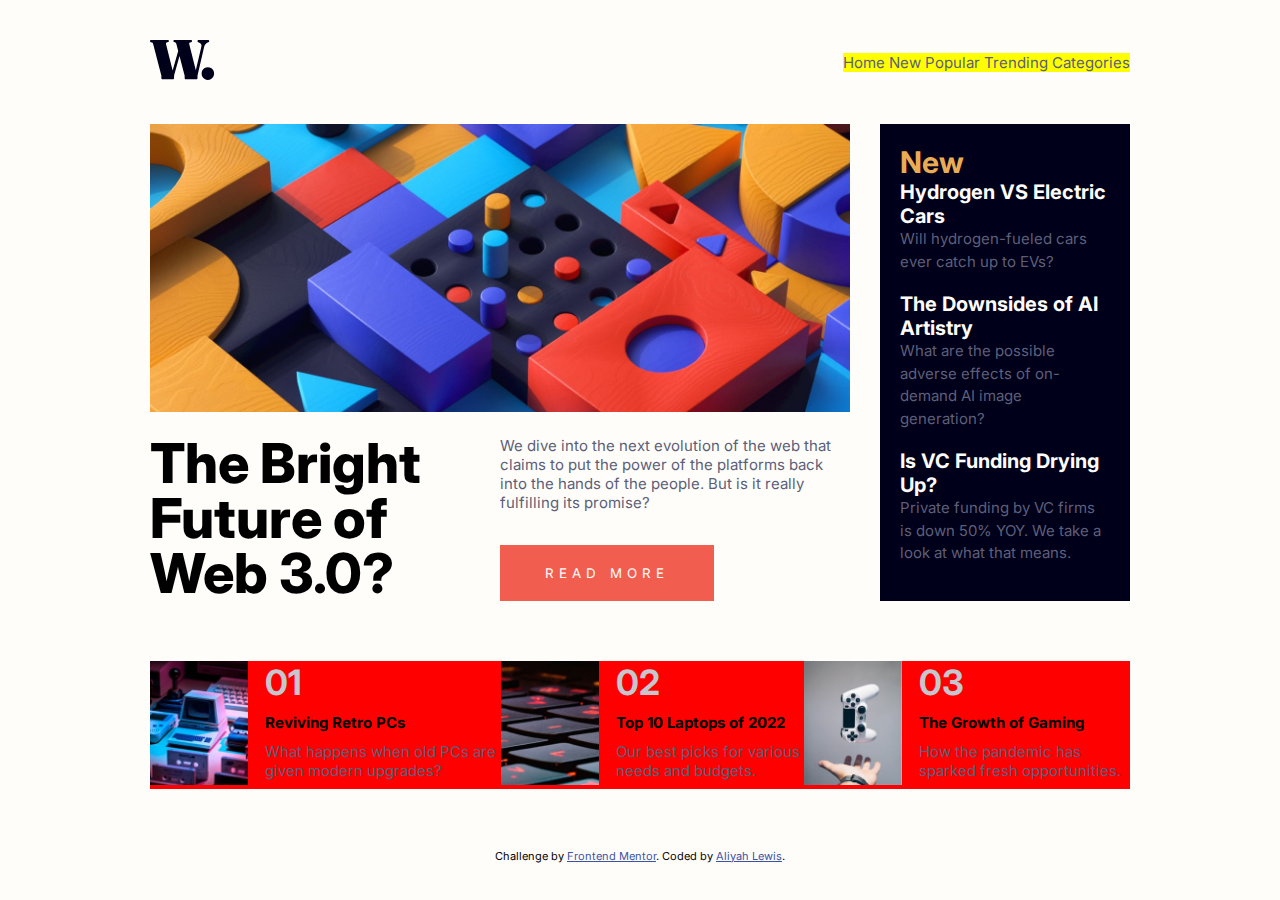
<file: news-homepage-main/index.html>
<!DOCTYPE html>
<html lang="en">
<head>
  <meta charset="UTF-8">
  <meta name="viewport" content="width=device-width, initial-scale=1.0"> <!-- displays site properly based on user's device -->

  <link rel="icon" type="image/png" sizes="32x32" href="./assets/images/favicon-32x32.png">
  <link rel="stylesheet" type="text/css" href="css/style.css">
  
  <title>Frontend Mentor | News homepage</title>

</head>
<body>

  <main>
    <!--Top Header of Page-->
    <div class="header">
      <div class="web-icon">
        <svg width="65" height="40" xmlns="http://www.w3.org/2000/svg">
          <path d="M23.016 39.2c.317 0 .574-.093.77-.28.196-.187.294-.457.294-.812v-1.82c0-.448.033-.84.098-1.176.065-.336.145-.663.238-.98l5.09-18.122 4.822 18.57c.112.384.193.682.243.895l.023.099c.047.215.07.453.07.714v1.82c0 .355.098.625.294.812.196.187.453.28.77.28h10.696c.299 0 .55-.093.756-.28.205-.187.308-.457.308-.812v-1.82c0-.373.023-.705.07-.994.047-.29.135-.677.266-1.162L54.04 7.224c.299-1.25.765-2.254 1.4-3.01.635-.756 1.363-1.311 2.184-1.666l.672-.308c.336-.168.574-.331.714-.49.14-.159.21-.369.21-.63 0-.336-.117-.607-.35-.812C58.637.103 58.287 0 57.82 0h-8.904c-.467 0-.817.103-1.05.308-.233.205-.35.476-.35.812 0 .261.06.471.182.63.121.159.313.303.574.434l.616.224c1.12.41 1.871.999 2.254 1.764s.453 1.661.21 2.688l-5.535 23.486-6.477-25.81c-.133-.58-.17-1.018-.11-1.31l.026-.104c.093-.29.317-.49.672-.602l1.232-.336c.299-.112.518-.257.658-.434a.986.986 0 0 0 .21-.63c0-.355-.112-.63-.336-.826C41.468.098 41.122 0 40.656 0H24.78c-.448 0-.789.098-1.022.294-.233.196-.35.471-.35.826 0 .224.06.415.182.574.121.159.322.294.602.406l1.176.42c.261.093.462.243.602.448.14.205.294.607.462 1.204l1.751 6.742-5.553 19.475L16.128 4.48c-.147-.49-.194-.898-.14-1.223l.028-.135c.093-.345.327-.574.7-.686l1.456-.336c.504-.168.756-.504.756-1.008 0-.336-.112-.602-.336-.798C18.368.098 18.022 0 17.556 0H1.344C.896 0 .56.098.336.294.112.49 0 .756 0 1.092c0 .224.056.434.168.63.112.196.29.35.532.462l1.232.392c.355.13.625.308.812.532.187.224.345.579.476 1.064l7.84 30.408c.112.43.191.751.238.966.047.215.07.462.07.742v1.82c0 .355.103.625.308.812.205.187.467.28.784.28h10.556Zm34.804.7c1.195 0 2.263-.29 3.206-.868a6.338 6.338 0 0 0 2.24-2.338c.55-.98.826-2.04.826-3.178 0-1.157-.275-2.212-.826-3.164a6.325 6.325 0 0 0-2.24-2.282c-.943-.57-2.011-.854-3.206-.854-1.157 0-2.207.285-3.15.854a6.325 6.325 0 0 0-2.24 2.282c-.55.952-.826 2.007-.826 3.164 0 1.139.275 2.198.826 3.178.55.98 1.297 1.76 2.24 2.338.943.579 1.993.868 3.15.868Z" fill="#00001A"/>
        </svg>
      </div>
      <div class="navigation-bar">
        <nav>
          <a>Home</a>
          <a>New</a>
          <a>Popular</a>
          <a>Trending</a>
          <a>Categories</a>
        </nav>
      </div>
    </div>

    <!--Side by Side Information-->
    <div class="main-container">
      <div class="left-container">
        <img src="assets/images/image-web-3-desktop.jpg" alt="Desktop Image" class="desktop-img"/>
        <!--<img />-->
        <div class="bottom-side">
          <div class="left-bottom-info">
            <h1 class="web-title">The Bright Future of Web 3.0?</h1>
          </div>
          <div class="right-bottom-info">
            <p class="web-title-content">We dive into the next evolution of the web that claims to put the power of the platforms back into the hands of the people. 
              But is it really fulfilling its promise?</p>
              <div class="bottom-btn">
                <button id="btn">READ MORE</button>
              </div>
          </div>
        </div>
      </div>
      <div class="right-container">
        <div class="rc-content">
          <h2 id="new">New</h2>

          <div id="topic-1" class="topic">
            <h4 class="new-title">Hydrogen VS Electric Cars</h4>
            <p class="info-p">Will hydrogen-fueled cars ever catch up to EVs?</p>
          </div>

          <br>
          <hr> <!--Thematic Line Break-->
          

          <div id="topic-2" class="topic">
            <h4 class="new-title">The Downsides of AI Artistry</h4>
            <p class="info-p">What are the possible adverse effects of on-demand AI image generation?</p>
          </div>
          
          <br>
          <hr> <!--Thematic Line Break-->
          

          <div id="topic-3" class="topic">
            <h4 class="new-title">Is VC Funding Drying Up?</h4>
            <p class="info-p">Private funding by VC firms is down 50% YOY. We take a look at what that means.</p>
          </div>
        </div>
      </div>
    </div>

    <!--Bottom Information-->
    <div class="bottom-info">
      <div class="info-container-1">
        <div class="img-1">
          <img src="assets/images/image-retro-pcs.jpg" alt="Retro Pcs" class="bottom-img"/>
        </div>
        <div class="side-info-1">
          <h4 class="number">01</h4>
          <h5 class="bottom-info-title">Reviving Retro PCs</h5>
          <p class="bottom-info-p">What happens when old PCs are given modern upgrades?</p>
        </div>
      </div>
      <div class="info-container-2">
        <div class="img-2">
          <img src="assets/images/image-top-laptops.jpg" alt="Top Laptop" class="bottom-img"/>
        </div>
        <div class="side-info-2">
          <h4 class="number">02</h4>
          <h5 class="bottom-info-title">Top 10 Laptops of 2022</h5>
          <p class="bottom-info-p">Our best picks for various needs and budgets.</p>
        </div>
      </div>
      <div class="info-container-3">
        <div class="img-3">
          <img src="assets/images/image-gaming-growth.jpg" alt="Gaming Growth" class="bottom-img"/>
        </div>
        <div class="side-info-3">
          <h4 class="number">03</h4>
          <h5 class="bottom-info-title">The Growth of Gaming</h5>
          <p class="bottom-info-p">How the pandemic has sparked fresh opportunities.</p>
        </div>
      </div>
    </div>
  </main>

  <div class="attribution">
    Challenge by <a href="https://www.frontendmentor.io?ref=challenge" target="_blank">Frontend Mentor</a>. 
    Coded by <a href="#">Aliyah Lewis</a>.
  </div>
</body>
</html>
</file>
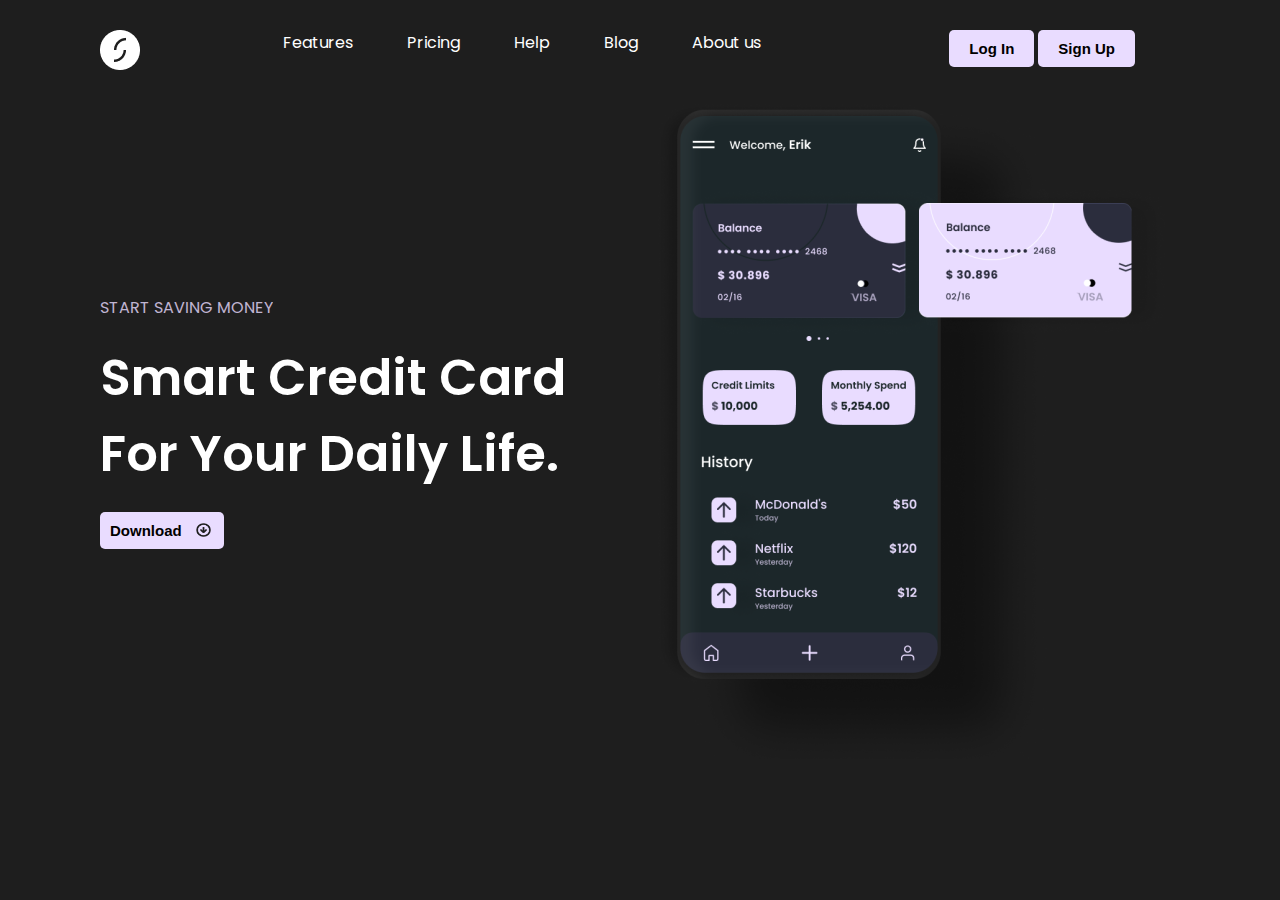
<file: payment-landing-page/index.html>
<!DOCTYPE html>
<html lang="en">

<head>
    <meta charset="UTF-8">
    <meta http-equiv="X-UA-Compatible" content="IE=edge">
    <meta name="viewport" content="width=device-width, initial-scale=1.0">

    <link rel="stylesheet" type="text/css" href="style.css">

    <link rel="icon" href="./images/starlingbank 1.png">

    <title>Payment Landing Page</title>
</head>

<body>

    <div class="main-container">

        <div class="top-container">
            <div class="icon-img">
                <img src="./images/starlingbank 1.png"/>
            </div>
            <div class="nav">
                    <a href="#features">Features</a>
                    <a href="#pricing">Pricing</a>
                    <a href="#help">Help</a>
                    <a href="#blog">Blog</a>
                    <a href="#aboutus">About us</a>
            </div>
            <div class="user-options">
                <button>Log In</button>
                <button>Sign Up</button>
            </div>
        </div>
    
        <div class="container-2">
            <div class="text">
                <h4>START SAVING MONEY</h4>
                <h1>Smart Credit Card</h1>
                <h1>For Your Daily Life.</h1>
                <div class="btn">
                    <button>Download <img src="./images/download-icon.png"/></button>
                </div>
            </div>
            <div class="img">
                <img src="./images/Hero Image.png"/>
            </div>
        </div>

    </div>

</body>

</html>
</file>
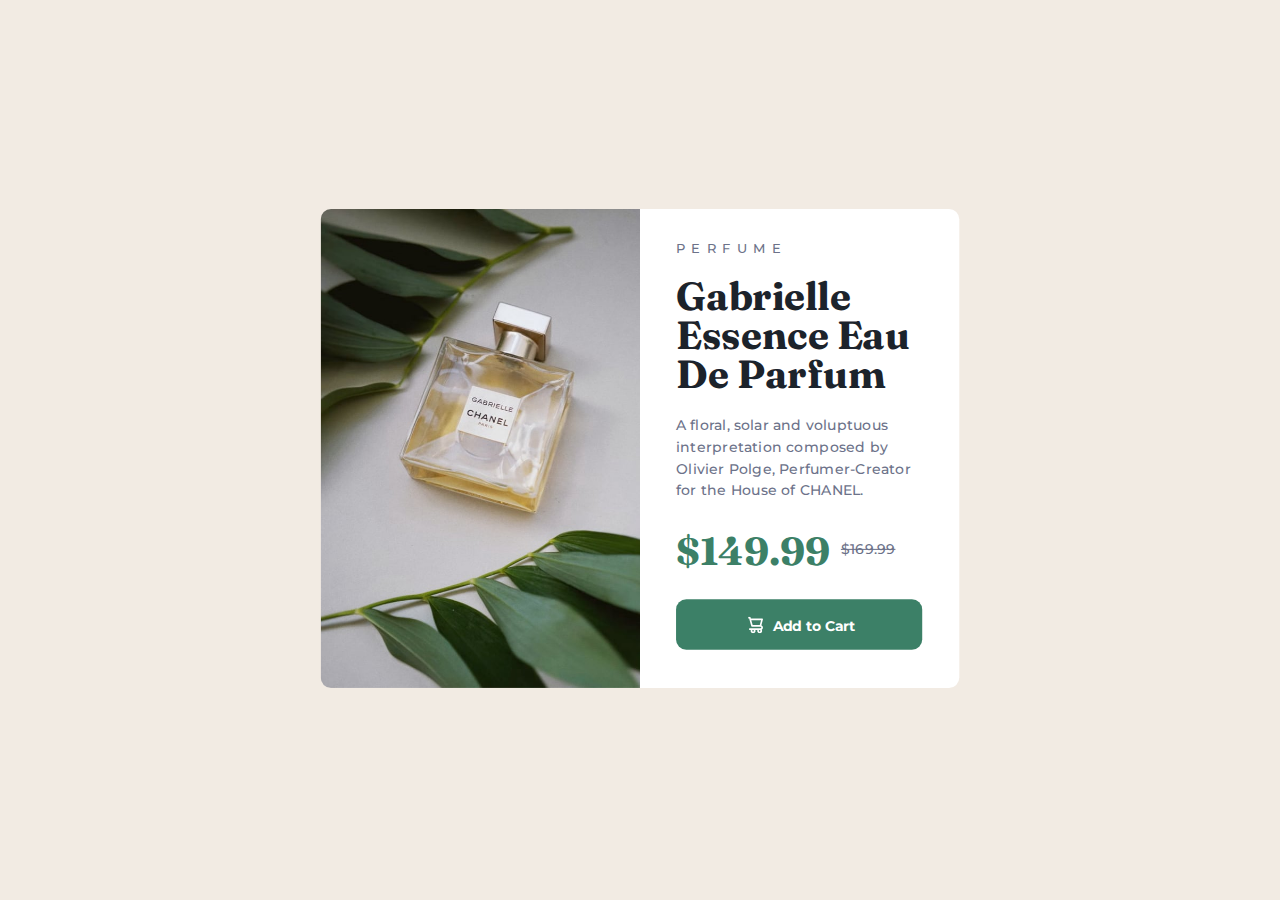
<file: product-preview-card-component-main/index.html>
<!DOCTYPE html>
<html lang="en">
<head>
  <meta charset="UTF-8">
  <meta name="viewport" content="width=device-width, initial-scale=1.0"> <!-- displays site properly based on user's device -->

  <link rel="icon" type="image/png" sizes="32x32" href="./images/favicon-32x32.png">
  <link rel="stylesheet" type="text/css" href="css/style.css">
  
  <title>Frontend Mentor | Product preview card component</title>
</head>
<body>

  <div class="main-container">
    <div class="image-container-zoom">
      <img src="images/image-product-desktop.jpg" alt="Image of Parfum" class="desktop-image">
      <!--<img src="image/image-product-mobile.jpg" alt="Image of Parfum" class="mobile-image">-->
    </div>
    <div class="container">
      <div class="content-container">
        <p class="perfume">P E R F U M E</p>

        <p class="parfum-name">Gabrielle Essence Eau De Parfum</p>
      
        <p class="paragraph">A floral, solar and voluptuous interpretation composed by Olivier Polge, 
        Perfumer-Creator for the House of CHANEL.</p>
      
        <div class="prices">
          <p class="disc-price">$149.99</p>
          <p class="org-price">$169.99</p>
        </div>
      
        <button class="button" id="btn">
          <svg width="15" height="16" xmlns="http://www.w3.org/2000/svg">
            <path d="M14.383 10.388a2.397 2.397 0 0 0-1.518-2.222l1.494-5.593a.8.8 0 0 0-.144-.695.8.8 0 0 0-.631-.28H2.637L2.373.591A.8.8 0 0 0 1.598 0H0v1.598h.983l1.982 7.4a.8.8 0 0 0 .799.59h8.222a.8.8 0 0 1 0 1.599H1.598a.8.8 0 1 0 0 1.598h.943a2.397 2.397 0 1 0 4.507 0h1.885a2.397 2.397 0 1 0 4.331-.376 2.397 2.397 0 0 0 1.12-2.021ZM11.26 7.99H4.395L3.068 3.196h9.477L11.26 7.991Zm-6.465 6.392a.8.8 0 1 1 0-1.598.8.8 0 0 1 0 1.598Zm6.393 0a.8.8 0 1 1 0-1.598.8.8 0 0 1 0 1.598Z" fill="#FFF"/>
          </svg>
          Add to Cart
        </button>
      </div>
    </div>
  </div>

  <div class="attribution">
    Challenge by <a href="https://www.frontendmentor.io?ref=challenge" target="_blank">Frontend Mentor</a>. 
    Coded by <a href="#">Aliyah Lewis</a>.
  </div>
</body>
</html>
</file>
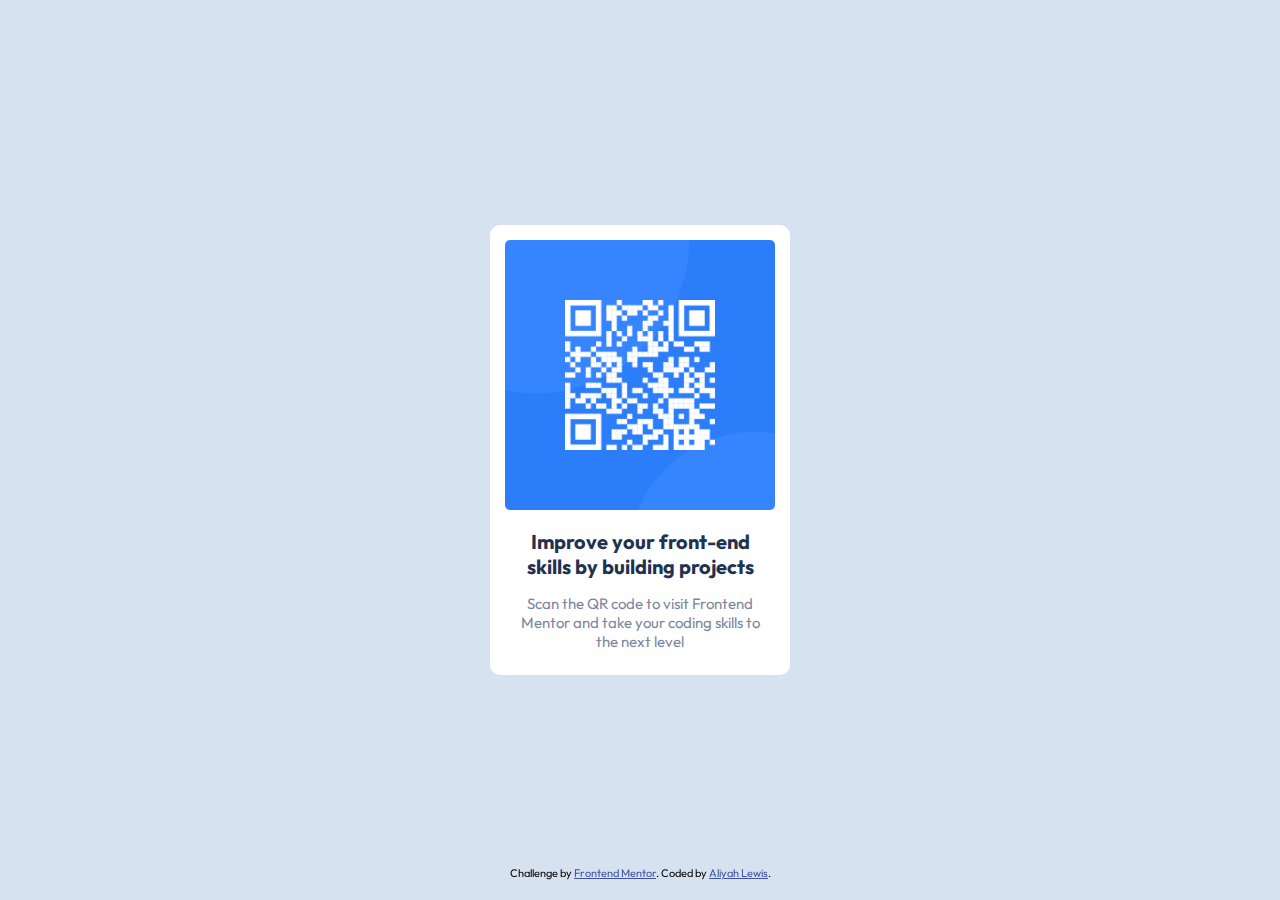
<file: qr-code-component-main/index.html>
<!DOCTYPE html>
<html lang="en">
<head>
  <meta charset="UTF-8">
  <meta name="viewport" content="width=device-width, initial-scale=1.0"> <!-- displays site properly based on user's device -->

  <link rel="icon" type="image/png" sizes="32x32" href="./images/favicon-32x32.png">
  <link rel="stylesheet" type="text/css" href="styles.css">
  
  <title>Frontend Mentor | QR code component</title>
</head>
<body>
    <div class="image-container">
      <img src="images/image-qr-code.png" alt="Image of qr code">
        <div class="overlay-container">
          <div class="content-container">
            <div class="p1">Improve your front-end skills by building projects</div>
        
            <div class="p2">Scan the QR code to visit Frontend Mentor and take your coding skills to the next level</div>
          </div>
        <div>
    </div>

  <div class="attribution">
    Challenge by <a href="https://www.frontendmentor.io?ref=challenge" target="_blank">Frontend Mentor</a>. 
    Coded by <a href="#">Aliyah Lewis</a>.
  </div>
</body>
</html>
</file>
<file: news-homepage-main/css/style.css>
@import url('https://fonts.googleapis.com/css2?family=Inter:wght@400;700;800&display=swap');

* {
    margin: 0;
    padding: 0;
    border: 0;
    outline: none;
    box-sizing: border-box;
}

body {
    font-family: 'Inter', sans-serif;
    background-color: hsl(36, 100%, 99%);
    font-size: 15px;
}

.header {
    display: flex;
    justify-content: space-between;
    align-items: center;
    margin: 40px 150px;
}

button {
    font-family: 'Inter', sans-serif;
    background-color: hsl(5, 85%, 63%);
    color: hsl(36, 100%, 99%);
    padding: 20px 45px;
    letter-spacing: 5px;
}

button:focus {
    outline: 0;
}

.right-bottom-info {
    position: relative;
    width: 350px;
}

.bottom-btn {
    position: absolute;
    bottom: 0;
    left: 0;
}

nav {
    color: hsl(236, 13%, 42%);
    text-align: center;
    background-color: yellow;
}

.main-container {
    display: flex;
    margin: 0px 150px;
    justify-content: space-between;
}

.left-container {
    width: 100%;
    margin: 0px 30px 0px 0px;
}

.web-title {
    text-align: left;
    font-weight: 800;
    font-size: 55px;
    width: 350px;
    padding: 0px 40px 0px 0px;
    line-height: 1;
}

.right-container {
    background-color: hsl(240, 100%, 5%);
    width: 50%;
}

.rc-content {
    padding: 20px;
}

.desktop-img {
    width: 100%;
}

.bottom-side {
    display: flex;
    margin: 20px 0px 0px 0px;
    justify-content: space-between;
}

#new {
    color: hsl(35, 77%, 62%);
    font-size: 30px;
}

.new-title {
    font-size: 20px;
    color: hsl(36, 100%, 99%);
}

.info-p {
    line-height: 1.5;
}

hr {
    opacity: 0.3;
}

.number {
    color: hsl(233, 8%, 79%);
    font-size: 35px;
}

p {
    color: hsl(236, 13%, 42%);
}

.bottom-info {
    display: flex;
    margin: 60px 150px;
    background-color: red;
}

.info-container-1 {
    display: flex;
    justify-content: space-between;
}

.info-container-2 {
    display: flex;
    justify-content: space-between;
}

.info-container-3 {
    display: flex;
    justify-content: space-between;
}

.bottom-img {
    width: 85%;
}

.bottom-info-title {
    font-size: 15px;
    padding: 10px 0px;
}

.attribution { 
    font-size: 11px; 
    text-align: center; 
}

.attribution a { 
    color: hsl(228, 45%, 44%); 
}
</file>
<file: payment-landing-page/style.css>
@import url('https://fonts.googleapis.com/css2?family=Poppins:ital,wght@0,100;0,200;0,300;0,400;0,500;0,600;0,700;0,800;0,900;1,100;1,200;1,300;1,400;1,500;1,600;1,700;1,800;1,900&display=swap');

* {
    margin: 0;
    padding: 0;
    border: 0;
    outline: none;
    box-sizing: border-box;
}

body {
    font-family: "Poppins", sans-serif;
    background-color: #1E1E1E;
}

.main-container {
    justify-content: center;
    margin: 30px 100px;
}

.top-container {
    display: flex;
    justify-content: space-between;
}

.user-options {
    padding: 0px 45px;
}

.nav a {
    text-decoration: none;
    color: white;
    padding: 0px 25px;
}

button {
    font-size: 15px;
    border-radius: 5px;
    background-color: #E9DCFF;
    padding: 10px 20px;
    font-weight: bold;
    font-weight: 800;
}

.container-2 {
    display: flex;
    justify-content: space-between;
    align-items: center;
}

h4 {
    color: #E9DCFF;
    opacity: 80%;
    font-weight: 400;
    margin-bottom: 20px;
}

h1 {
    color: white;
    font-size: 50px;
    font-weight: 600;
}

.btn {
    margin-top: 20px;
}

.btn button {
    display: flex;
    justify-content: space-between;
    align-items: center;
    padding: 10px 10px;
}

.btn button img {
    padding: 0px 3px;
    width: 20%;
}
</file>
<file: product-preview-card-component-main/css/style.css>
@import url('https://fonts.googleapis.com/css2?family=Fraunces:opsz,wght@9..144,700&family=Montserrat:wght@500;700&display=swap');

* {
    margin: 0;
    padding: 0;
    border: 0;
    outline: none;
    box-sizing: border-box;
}

body {
    font-family: 'Montserrat', sans-serif;
    font-size: 14px;
    background-color: hsl(30, 38%, 92%);
    font-weight: 500;
    display: flex;
    height: 100vh;
    align-items: center;
    justify-content: center;
}

.main-container {
    display: flex;
    justify-content: center;
    transform: scale(1.03) perspective(200px);
    cursor: pointer;
    transition: all 0.3s ease;
}

.main-container:hover {
    transform: scale(1.1) perspective(4500px);
}

img {
    border-top-left-radius: 10px;
    border-bottom-left-radius: 10px;
    width: 310px;
}

.container {
    background-color: white;
    border-top-right-radius: 10px;
    border-bottom-right-radius: 10px;
    width: 310px;
    height: 465px;
}

p {
    color: hsl(228, 12%, 48%);
}

.parfum-name {
    color: hsl(212, 21%, 14%);
    font-family: 'Fraunces', serif;
    font-size: 38px;
    font-weight: 700;
    margin: 10px 0px;
    line-height: 1;
    translate: 0px 10px;
}

.paragraph {
    margin: 30px 0px;
    line-height: 1.5;
}

.prices {
    translate: 0px -5px;
}

.disc-price {
    font-family: 'Fraunces', serif;
    font-size: 38px;
    font-weight: 700;
    color: hsl(158, 36%, 37%);
}

.org-price {
    translate: 160px -35px;
    text-decoration: line-through;
}

#btn {
    margin: auto;
}

.content-container {
    padding: 30px 35px;
}

.perfume {
    font-size: 13px;
    letter-spacing: 1px;
}

button {
    background-color: hsl(158, 36%, 37%);
    color: white;
    padding: 15px 65px;
    border-radius: 10px;
    font-family: 'Montserrat', sans-serif;
    font-weight: 700;
}

.button:hover {
    background-color: hsl(158, 40%, 27%);
}

.button:active {
    background-color: hsl(158, 40%, 27%);
    box-shadow: 0 5px #666;
    transform: translateY(4px);
}

button svg {
    margin: 0px 5px;
    translate: 0px 2px;
}

.attribution {
    font-size: 11px;
    text-align: center;
    margin-top: auto;
    text-align: center;
    padding: 10px;
    display: none;
}

.attribution a { 
    color: hsl(228, 45%, 44%); 
}
</file>
<file: qr-code-component-main/styles.css>
@import url('https://fonts.googleapis.com/css2?family=Outfit:wght@400;700&display=swap');

* {
    margin: 0;
    padding: 0;
    border: 0;
    outline: none;
    box-sizing: border-box;
}

body {
    display: flex;
    height: 100vh;
    align-items: center;
    justify-content: center;
    background-color: hsl(212, 45%, 89%);
    font-family: 'Outfit', sans-serif;
    font-weight: 400;
}

img {
    width: 90%;
    border-radius: 5px;
}

.image-container {
    text-align: center;
    position: relative;
    width: 300px;
    height: 450px;
    background-color: white;
    padding: 15px 0px;
    overflow: hidden;
    border-radius: 10px;
}

.content-container {
    align-items: center;
    padding: 15px 20px;
}

.p1 {
    color: hsl(218, 44%, 22%);
   font-weight: 700;
   font-size: 20px;
}

.p2 {
    color: hsl(220, 15%, 55%);
    font-size: 15px;
    padding: 15px 0px;
}

.attribution {
    font-size: 11px;
    bottom: 0;
    padding: 20px 20px;
    position: fixed;
}

.attribution a { 
    color: hsl(228, 45%, 44%); 
}
</file>
